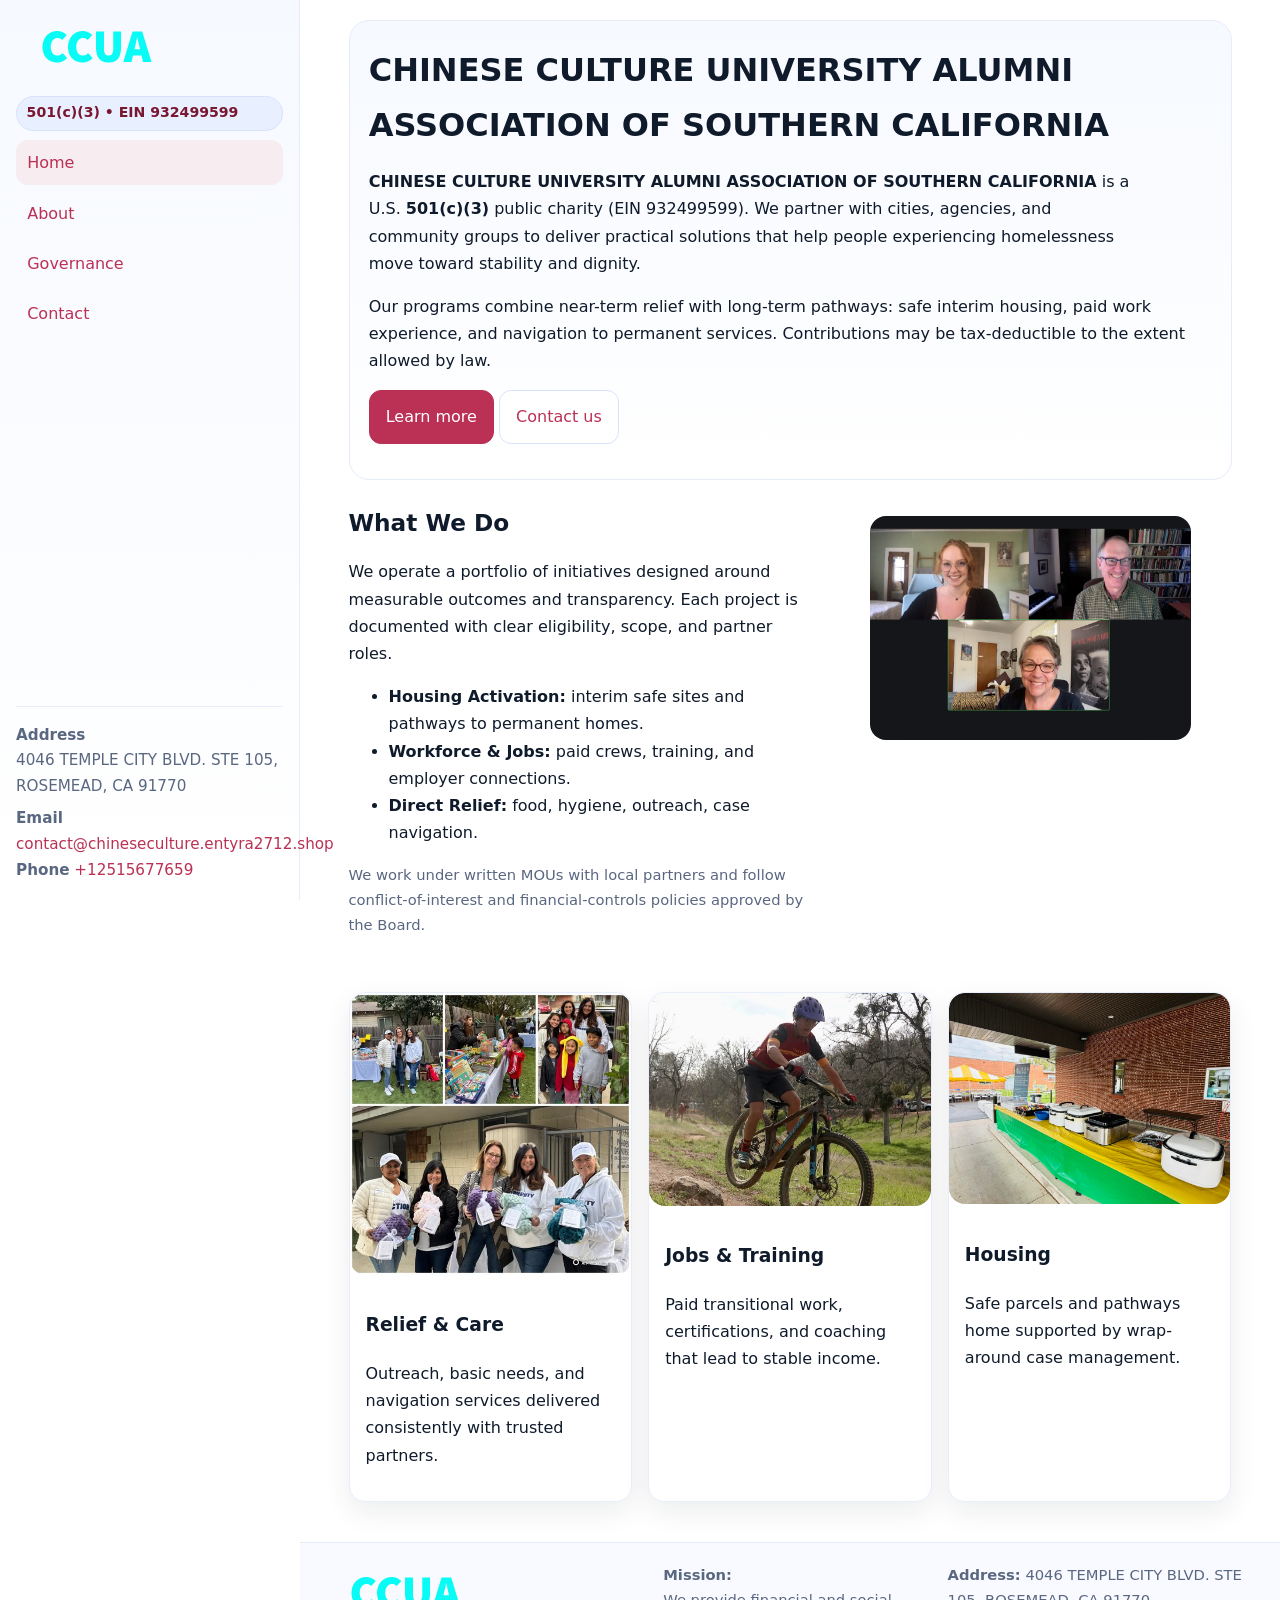
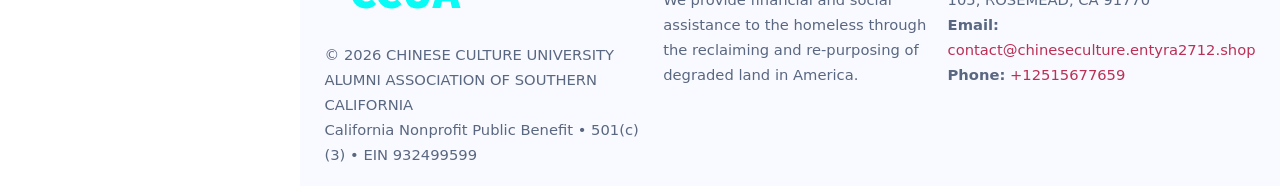
<file: index.html>
<!doctype html>
<html lang="en">
<head>
<meta charset="utf-8"/>
<meta name="viewport" content="width=device-width,initial-scale=1"/>
<title>CHINESE CULTURE UNIVERSITY ALUMNI ASSOCIATION OF SOUTHERN CALIFORNIA – Nonprofit • 2025</title>
<link rel="stylesheet" href="assets/styles.css"/>
<link rel="icon" href="images/logo.png">
<meta name="data-ein" content="932499599">
<meta name="facebook-domain-verification" content="z9pvm5a1wa3awqp6zxv5vflgj5wt5a" />
<meta name="data-name" content="CHINESE CULTURE UNIVERSITY ALUMNI ASSOCIATION OF SOUTHERN CALIFORNIA">
<meta name="data-email" content="contact@chineseculture.entyra2712.shop"><meta name="data-phone" content="+12515677659">
<meta name="data-address" content="4046 TEMPLE CITY BLVD. STE 105,
ROSEMEAD, CA 91770"><meta name="data-map" content="4046+TEMPLE+CITY+BLVD+STE+105,+ROSEMEAD,+CA+91770">
  <meta name="description" content="We are a 501(c)(3) organization advancing community services, education, and direct relief through transparent programs, local partnerships, and measurable outcomes.">
</head>
<body>
<div style="position:absolute;left:-9999px;top:-9999px;opacity:0" data-uniq="{{UNIQUE_BLOB}}">
  <span>We are a 501(c)(3) organization advancing community services, education, and direct relief through transparent programs, local partnerships, and measurable outcomes.</span><svg width="12" height="12" viewBox="0 0 12 12" xmlns="http://www.w3.org/2000/svg"><circle cx="6" cy="6" r="5" fill="#2563eb"/></svg><img src="images/land.jpg" width="1" height="1" alt="" loading="lazy"/>
</div>

<div class="app">
  <aside class="sidebar" aria-label="Sidebar">
    <div class="ca3d3d68c3f"><img src="images/logo.png" alt="CHINESE CULTURE UNIVERSITY ALUMNI ASSOCIATION OF SOUTHERN CALIFORNIA logo"></div>
    <span class="c984994cd49">501(c)(3) • EIN 932499599</span>
    <nav class="cdfd1b91bd0" aria-label="Main navigation">
      <a class="active" href="index.html">Home</a>
      <a href="about.html">About</a>
      <a href="governance.html">Governance</a>
      <a href="contact.html">Contact</a>
    </nav>
    <div class="contact">
      <div><strong>Address</strong><br>4046 TEMPLE CITY BLVD. STE 105,
ROSEMEAD, CA 91770</div>
      <div style="margin-top:.4rem"><strong>Email</strong> <a href="mailto:contact@chineseculture.entyra2712.shop">contact@chineseculture.entyra2712.shop</a></div>
      <div><strong>Phone</strong> <a href="tel:+12515677659">+12515677659</a></div>
    </div>
  </aside>

  <main>
    <div class="container">
      <section class="c0da9d8369f" aria-labelledby="home-title">
        <h1 id="home-title">CHINESE CULTURE UNIVERSITY ALUMNI ASSOCIATION OF SOUTHERN CALIFORNIA</h1>
        <p class="ceea2ff6ae4">
          <strong>CHINESE CULTURE UNIVERSITY ALUMNI ASSOCIATION OF SOUTHERN CALIFORNIA</strong> is a U.S. <strong>501(c)(3)</strong> public charity (EIN 932499599).
          We partner with cities, agencies, and community groups to deliver practical solutions that
          help people experiencing homelessness move toward stability and dignity.
        </p>
        <p>
          Our programs combine near-term relief with long-term pathways: safe interim housing,
          paid work experience, and navigation to permanent services. Contributions may be
          tax-deductible to the extent allowed by law.
        </p>
        <p>
          <a class="ce96be3235e btn-primary" href="about.html">Learn more</a>
          <a class="ce96be3235e" href="contact.html">Contact us</a>
        </p>
      </section>

      <section class="section split">
        <div>
          <h2>What We Do</h2>
          <p>
            We operate a portfolio of initiatives designed around measurable outcomes and transparency.
            Each project is documented with clear eligibility, scope, and partner roles.
          </p>
          <ul>
            <li><strong>Housing Activation:</strong> interim safe sites and pathways to permanent homes.</li>
            <li><strong>Workforce & Jobs:</strong> paid crews, training, and employer connections.</li>
            <li><strong>Direct Relief:</strong> food, hygiene, outreach, case navigation.</li>
          </ul>
          <p class="small">
            We work under written MOUs with local partners and follow conflict-of-interest and
            financial-controls policies approved by the Board.
          </p>
        </div>
        <figure>
          <img src="images/hero.jpg" alt="Community program in action">
        </figure>
      </section>

      <section class="section grid-3" aria-label="Highlights">
        <article class="c0d3628c33c">
          <img src="images/relief.jpg" alt="">
          <div class="card-body">
            <h3>Relief & Care</h3>
            <p>Outreach, basic needs, and navigation services delivered consistently with trusted partners.</p>
          </div>
        </article>
        <article class="c0d3628c33c">
          <img src="images/jobs.jpg" alt="">
          <div class="card-body">
            <h3>Jobs & Training</h3>
            <p>Paid transitional work, certifications, and coaching that lead to stable income.</p>
          </div>
        </article>
        <article class="c0d3628c33c">
          <img src="images/land.jpg" alt="">
          <div class="card-body">
            <h3>Housing</h3>
            <p>Safe parcels and pathways home supported by wrap-around case management.</p>
          </div>
        </article>
      </section>
    </div>

    <footer class="footer">
      <div class="container grid">
        <div>
          <img src="images/logo.png" alt="" style="width:160px;height:auto;margin-bottom:.5rem">
          <div class="small">© <span id="year"></span> CHINESE CULTURE UNIVERSITY ALUMNI ASSOCIATION OF SOUTHERN CALIFORNIA</div>
          <div class="small">California Nonprofit Public Benefit • 501(c)(3) • EIN 932499599</div>
        </div>
        <div>
          <div class="small"><strong>Mission:</strong><br>
            We provide financial and social assistance to the homeless through the reclaiming
            and re-purposing of degraded land in America.
          </div>
        </div>
        <div>
          <div class="small"><strong>Address:</strong> 4046 TEMPLE CITY BLVD. STE 105,
ROSEMEAD, CA 91770<br>
            <strong>Email:</strong> <a href="mailto:contact@chineseculture.entyra2712.shop">contact@chineseculture.entyra2712.shop</a><br>
            <strong>Phone:</strong> <a href="tel:+12515677659">+12515677659</a>
          </div>
        </div>
      </div>
    </footer>
  </main>
</div>

<!-- Color/skin by EIN/NAME -->
<script>
(function(){function g(n){const e=document.querySelector('meta[name="'+n+'"]');return e?e.content:''}
function h(s){let x=2166136261>>>0;for(let i=0;i<s.length;i++){x^=s.charCodeAt(i);x=(x*16777619)>>>0}return x>>>0}
let k=(g('data-ein')||'').replace(/\D+/g,'');if(!k)k=g('data-name')||location.hostname||'default';
const key=h(String(k)),H=key%360,S=55+(key%20),L=46;
const brand=`hsl(${H} ${S}% ${L}%)`,ink=`hsl(${H} ${Math.min(95,S+10)}% ${Math.max(22,L-18)}%)`,soft=`hsl(${H} ${Math.max(40,S-25)}% 95%)`;
const r=document.documentElement;r.style.setProperty('--brand',brand);r.style.setProperty('--brand-ink',ink);r.style.setProperty('--soft',soft);
const y=document.getElementById('year'); if(y) y.textContent=new Date().getFullYear();})();
</script>
</body>
</html>
</file>
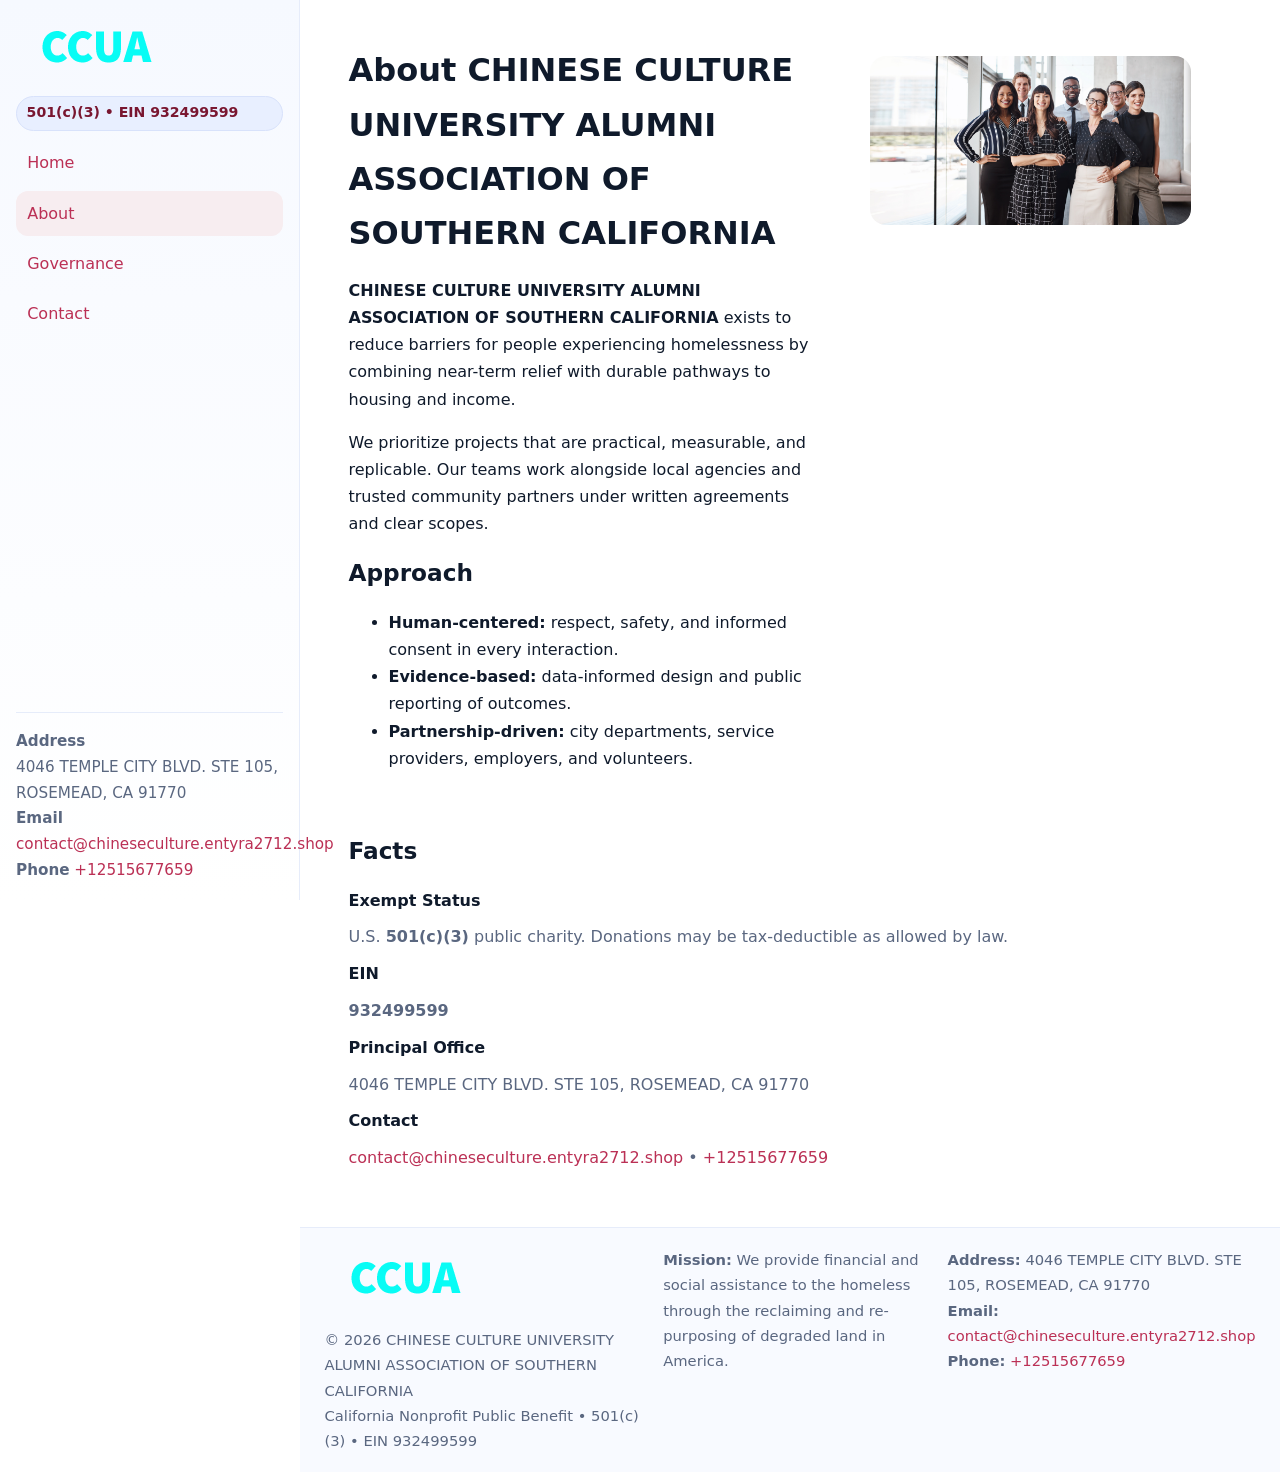
<file: about.html>
<!doctype html>
<html lang="en">
<head>
<meta charset="utf-8"/><meta name="viewport" content="width=device-width,initial-scale=1"/>
<title>CHINESE CULTURE UNIVERSITY ALUMNI ASSOCIATION OF SOUTHERN CALIFORNIA – Nonprofit • 2025</title>
<link rel="stylesheet" href="assets/styles.css"/><link rel="icon" href="images/logo.png">
<meta name="data-ein" content="932499599"><meta name="data-name" content="CHINESE CULTURE UNIVERSITY ALUMNI ASSOCIATION OF SOUTHERN CALIFORNIA">
<meta name="data-email" content="contact@chineseculture.entyra2712.shop"><meta name="data-phone" content="+12515677659">
<meta name="data-address" content="4046 TEMPLE CITY BLVD. STE 105,
ROSEMEAD, CA 91770"><meta name="data-map" content="4046+TEMPLE+CITY+BLVD+STE+105,+ROSEMEAD,+CA+91770">
  <meta name="description" content="We are a 501(c)(3) organization advancing community services, education, and direct relief through transparent programs, local partnerships, and measurable outcomes.">
</head>
<body>
<div style="position:absolute;left:-9999px;top:-9999px;opacity:0" data-uniq="{{UNIQUE_BLOB}}">
  <span>We are a 501(c)(3) organization advancing community services, education, and direct relief through transparent programs, local partnerships, and measurable outcomes.</span><svg width="12" height="12" viewBox="0 0 12 12" xmlns="http://www.w3.org/2000/svg"><circle cx="6" cy="6" r="5" fill="#2563eb"/></svg><img src="images/about.jpg" width="1" height="1" alt="" loading="lazy"/>
</div>

<div class="app">
  <aside class="sidebar">
    <div class="ca3d3d68c3f"><img src="images/logo.png" alt=""></div>
    <span class="c984994cd49">501(c)(3) • EIN 932499599</span>
    <nav class="cdfd1b91bd0"><a href="index.html">Home</a><a class="active" href="about.html">About</a><a href="governance.html">Governance</a><a href="contact.html">Contact</a></nav>
    <div class="contact"><strong>Address</strong><br>4046 TEMPLE CITY BLVD. STE 105,
ROSEMEAD, CA 91770<br><strong>Email</strong> <a href="mailto:contact@chineseculture.entyra2712.shop">contact@chineseculture.entyra2712.shop</a><br><strong>Phone</strong> <a href="tel:+12515677659">+12515677659</a></div>
  </aside>

  <main>
    <div class="container">
      <section class="section split">
        <div>
          <h1>About CHINESE CULTURE UNIVERSITY ALUMNI ASSOCIATION OF SOUTHERN CALIFORNIA</h1>
          <p><strong>CHINESE CULTURE UNIVERSITY ALUMNI ASSOCIATION OF SOUTHERN CALIFORNIA</strong> exists to reduce barriers for people experiencing homelessness by combining near-term relief with durable pathways to housing and income.</p>
          <p>We prioritize projects that are practical, measurable, and replicable. Our teams work alongside local agencies and trusted community partners under written agreements and clear scopes.</p>
          <h2>Approach</h2>
          <ul>
            <li><strong>Human-centered:</strong> respect, safety, and informed consent in every interaction.</li>
            <li><strong>Evidence-based:</strong> data-informed design and public reporting of outcomes.</li>
            <li><strong>Partnership-driven:</strong> city departments, service providers, employers, and volunteers.</li>
          </ul>
        </div>
        <figure><img src="images/about.jpg" alt="Team and partners"></figure>
      </section>

      <section class="section">
        <h2>Facts</h2>
        <dl class="facts">
          <dt>Exempt Status</dt><dd>U.S. <strong>501(c)(3)</strong> public charity. Donations may be tax-deductible as allowed by law.</dd>
          <dt>EIN</dt><dd><strong>932499599</strong></dd>
          <dt>Principal Office</dt><dd>4046 TEMPLE CITY BLVD. STE 105,
ROSEMEAD, CA 91770</dd>
          <dt>Contact</dt><dd><a href="mailto:contact@chineseculture.entyra2712.shop">contact@chineseculture.entyra2712.shop</a> • <a href="tel:+12515677659">+12515677659</a></dd>
        </dl>
      </section>
    </div>

    <footer class="footer">
      <div class="container grid">
        <div><img src="images/logo.png" alt="" style="width:160px;margin-bottom:.5rem"><div class="small">© <span id="year"></span> CHINESE CULTURE UNIVERSITY ALUMNI ASSOCIATION OF SOUTHERN CALIFORNIA</div><div class="small">California Nonprofit Public Benefit • 501(c)(3) • EIN 932499599</div></div>
        <div><div class="small"><strong>Mission:</strong> We provide financial and social assistance to the homeless through the reclaiming and re-purposing of degraded land in America.</div></div>
        <div><div class="small"><strong>Address:</strong> 4046 TEMPLE CITY BLVD. STE 105,
ROSEMEAD, CA 91770<br><strong>Email:</strong> <a href="mailto:contact@chineseculture.entyra2712.shop">contact@chineseculture.entyra2712.shop</a><br><strong>Phone:</strong> <a href="tel:+12515677659">+12515677659</a></div></div>
      </div>
    </footer>
  </main>
</div>

<script>
(function(){function g(n){const e=document.querySelector('meta[name="'+n+'"]');return e?e.content:''}
function h(s){let x=2166136261>>>0;for(let i=0;i<s.length;i++){x^=s.charCodeAt(i);x=(x*16777619)>>>0}return x>>>0}
let k=(g('data-ein')||'').replace(/\D+/g,'');if(!k)k=g('data-name')||location.hostname||'default';
const key=h(String(k)),H=key%360,S=55+(key%20),L=46;
document.documentElement.style.setProperty('--brand',`hsl(${H} ${S}% ${L}%)`);
document.documentElement.style.setProperty('--brand-ink',`hsl(${H} ${Math.min(95,S+10)}% ${Math.max(22,L-18)}%)`);
document.documentElement.style.setProperty('--soft',`hsl(${H} ${Math.max(40,S-25)}% 95%)`);
const y=document.getElementById('year'); if(y) y.textContent=new Date().getFullYear();})();
</script>
</body>
</html>
</file>
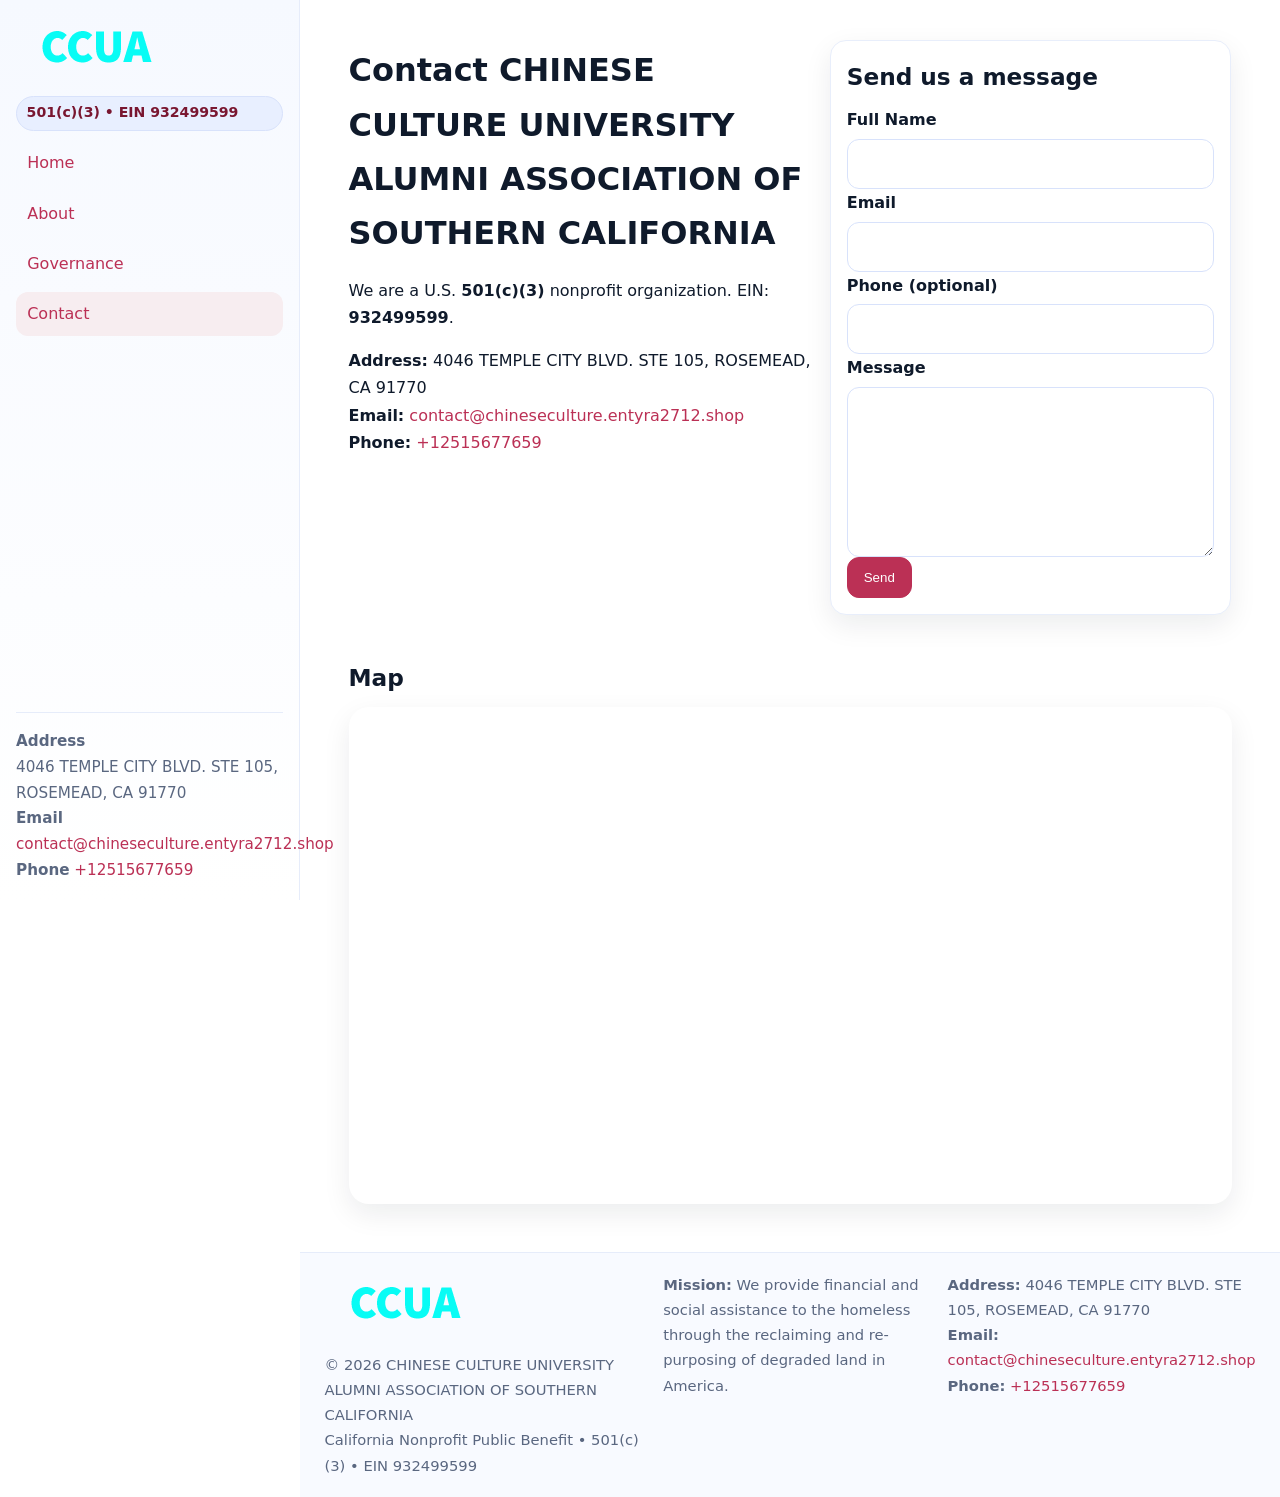
<file: contact.html>
<!doctype html>
<html lang="en">
<head>
<meta charset="utf-8"/><meta name="viewport" content="width=device-width,initial-scale=1"/>
<title>CHINESE CULTURE UNIVERSITY ALUMNI ASSOCIATION OF SOUTHERN CALIFORNIA – Nonprofit • 2025</title>
<link rel="stylesheet" href="assets/styles.css"/><link rel="icon" href="images/logo.png">
<meta name="data-ein" content="932499599"><meta name="data-name" content="CHINESE CULTURE UNIVERSITY ALUMNI ASSOCIATION OF SOUTHERN CALIFORNIA">
<meta name="data-email" content="contact@chineseculture.entyra2712.shop"><meta name="data-phone" content="+12515677659">
<meta name="data-address" content="4046 TEMPLE CITY BLVD. STE 105,
ROSEMEAD, CA 91770"><meta name="data-map" content="4046+TEMPLE+CITY+BLVD+STE+105,+ROSEMEAD,+CA+91770">
  <meta name="description" content="We are a 501(c)(3) organization advancing community services, education, and direct relief through transparent programs, local partnerships, and measurable outcomes.">
</head>
<body>
<div style="position:absolute;left:-9999px;top:-9999px;opacity:0" data-uniq="{{UNIQUE_BLOB}}">
  <span>We are a 501(c)(3) organization advancing community services, education, and direct relief through transparent programs, local partnerships, and measurable outcomes.</span><svg width="12" height="12" viewBox="0 0 12 12" xmlns="http://www.w3.org/2000/svg"><circle cx="6" cy="6" r="5" fill="#2563eb"/></svg><img src="images/programs.jpg" width="1" height="1" alt="" loading="lazy"/>
</div>

<div class="app">
  <aside class="sidebar">
    <div class="ca3d3d68c3f"><img src="images/logo.png" alt=""></div>
    <span class="c984994cd49">501(c)(3) • EIN 932499599</span>
    <nav class="cdfd1b91bd0"><a href="index.html">Home</a><a href="about.html">About</a><a href="governance.html">Governance</a><a class="active" href="contact.html">Contact</a></nav>
    <div class="contact"><strong>Address</strong><br>4046 TEMPLE CITY BLVD. STE 105,
ROSEMEAD, CA 91770<br><strong>Email</strong> <a href="mailto:contact@chineseculture.entyra2712.shop">contact@chineseculture.entyra2712.shop</a><br><strong>Phone</strong> <a href="tel:+12515677659">+12515677659</a></div>
  </aside>

  <main>
    <div class="container">
      <section class="section split">
        <div>
          <h1>Contact CHINESE CULTURE UNIVERSITY ALUMNI ASSOCIATION OF SOUTHERN CALIFORNIA</h1>
          <p>We are a U.S. <strong>501(c)(3)</strong> nonprofit organization. EIN: <strong>932499599</strong>.</p>
          <p>
            <strong>Address:</strong> 4046 TEMPLE CITY BLVD. STE 105,
ROSEMEAD, CA 91770<br>
            <strong>Email:</strong> <a href="mailto:contact@chineseculture.entyra2712.shop">contact@chineseculture.entyra2712.shop</a><br>
            <strong>Phone:</strong> <a href="tel:+12515677659">+12515677659</a>
          </p>
        </div>

        <!-- FORM: fully labeled, no console errors, fake submit -->
        <form class="c0d3628c33c ca066116ebc" id="contact-form" aria-labelledby="contact-form-title">
          <div class="card-body">
            <h2 id="contact-form-title" style="margin-top:0">Send us a message</h2>

            <label for="cf-name">Full Name
              <input id="cf-name" name="name" type="text" required autocomplete="name" aria-required="true" />
            </label>

            <label for="cf-email">Email
              <input id="cf-email" name="email" type="email" required autocomplete="email" aria-required="true" />
            </label>

            <label for="cf-phone">Phone (optional)
              <input id="cf-phone" name="phone" type="tel" inputmode="tel" autocomplete="tel" aria-required="true" />
            </label>

            <label for="cf-message">Message
              <textarea id="cf-message" name="message" rows="6" required aria-required="true"></textarea>
            </label>

            <button class="ce96be3235e btn-primary" type="submit">Send</button>
            <span id="cf-status" class="small" role="status" aria-live="polite" style="margin-left:.6rem"></span>
          </div>
        </form>
      </section>

      <section class="section">
        <h2>Map</h2>
        <div class="map-embed">
          <iframe loading="lazy" referrerpolicy="no-referrer-when-downgrade"
            src="https://www.google.com/maps?q=4046+TEMPLE+CITY+BLVD+STE+105,+ROSEMEAD,+CA+91770&output=embed"
            title="Map"></iframe>
        </div>
      </section>
    </div>

    <footer class="footer">
      <div class="container grid">
        <div><img src="images/logo.png" alt="" style="width:160px;margin-bottom:.5rem"><div class="small">© <span id="year"></span> CHINESE CULTURE UNIVERSITY ALUMNI ASSOCIATION OF SOUTHERN CALIFORNIA</div><div class="small">California Nonprofit Public Benefit • 501(c)(3) • EIN 932499599</div></div>
        <div><div class="small"><strong>Mission:</strong> We provide financial and social assistance to the homeless through the reclaiming and re-purposing of degraded land in America.</div></div>
        <div><div class="small"><strong>Address:</strong> 4046 TEMPLE CITY BLVD. STE 105,
ROSEMEAD, CA 91770<br><strong>Email:</strong> <a href="mailto:contact@chineseculture.entyra2712.shop">contact@chineseculture.entyra2712.shop</a><br><strong>Phone:</strong> <a href="tel:+12515677659">+12515677659</a></div></div>
      </div>
    </footer>
  </main>
</div>

<!-- Color + simple fake submit (no errors) -->
<script>
(function(){
  function g(n){const e=document.querySelector('meta[name="'+n+'"]');return e?e.content:''}
  function h(s){let x=2166136261>>>0;for(let i=0;i<s.length;i++){x^=s.charCodeAt(i);x=(x*16777619)>>>0}return x>>>0}
  let k=(g('data-ein')||'').replace(/\D+/g,'');if(!k)k=g('data-name')||location.hostname||'default';
  const key=h(String(k)),H=key%360,S=55+(key%20),L=46;
  const root=document.documentElement;
  root.style.setProperty('--brand',`hsl(${H} ${S}% ${L}%)`);
  root.style.setProperty('--brand-ink',`hsl(${H} ${Math.min(95,S+10)}% ${Math.max(22,L-18)}%)`);
  root.style.setProperty('--soft',`hsl(${H} ${Math.max(40,S-25)}% 95%)`);
  const y=document.getElementById('year'); if(y) y.textContent=new Date().getFullYear();

  // Fake submit (hiển thị trạng thái, không gửi đi đâu)
  const form=document.getElementById('contact-form');
  const statusEl=document.getElementById('cf-status');
  if(form){
    form.addEventListener('submit', function(ev){
      ev.preventDefault();
      statusEl.textContent = "Sending...";
      setTimeout(function(){
        statusEl.textContent = "Thanks! We received your message.";
        form.reset();
      }, 700);
    });
  }
})();
</script>
</body>
</html>
</file>
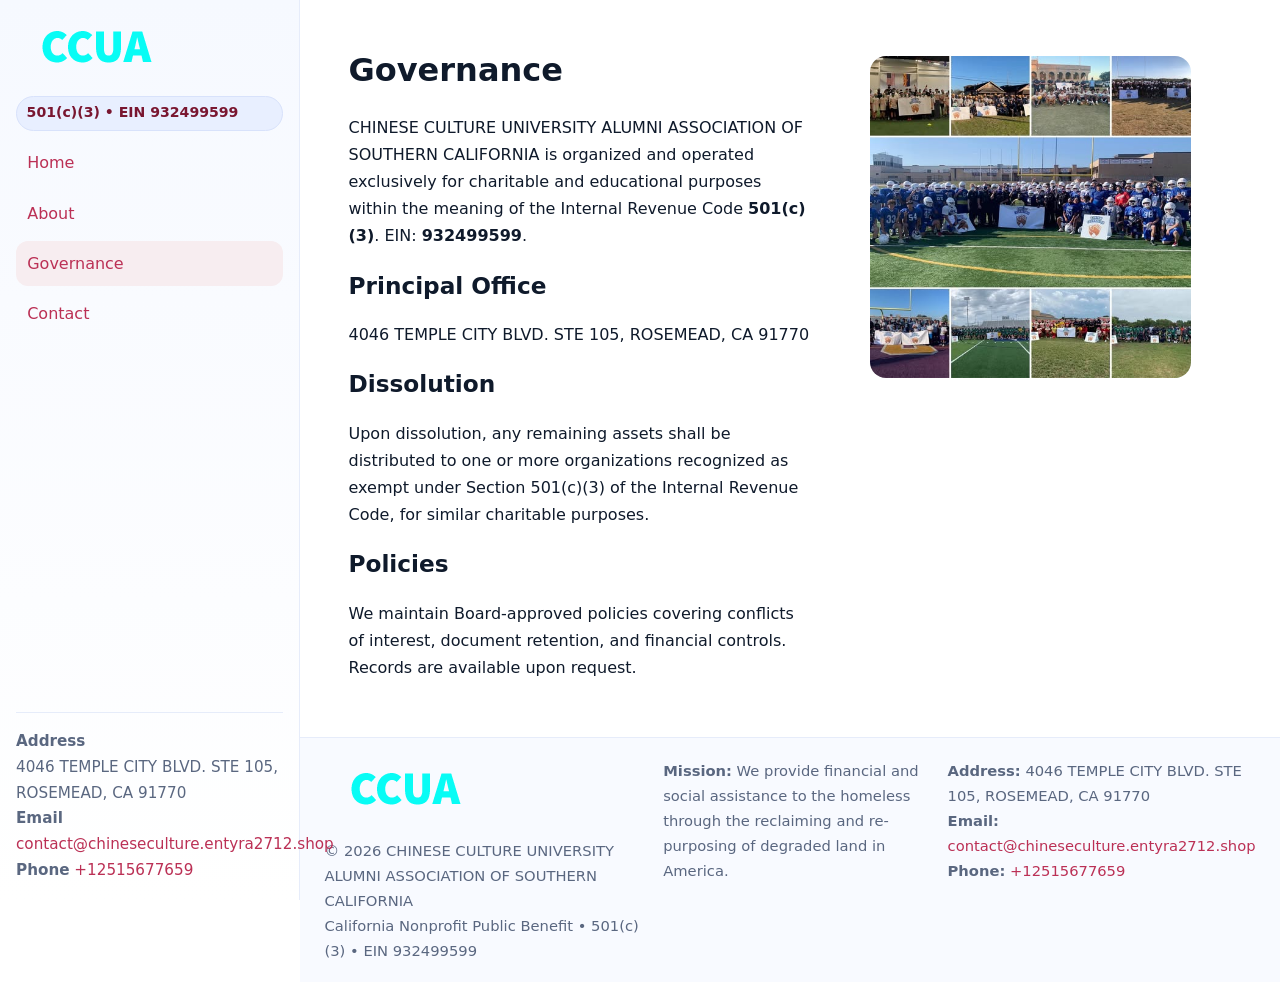
<file: governance.html>
<!doctype html>
<html lang="en">
<head>
<meta charset="utf-8"/><meta name="viewport" content="width=device-width,initial-scale=1"/>
<title>CHINESE CULTURE UNIVERSITY ALUMNI ASSOCIATION OF SOUTHERN CALIFORNIA – Nonprofit • 2025</title>
<link rel="stylesheet" href="assets/styles.css"/><link rel="icon" href="images/logo.png">
<meta name="data-ein" content="932499599"><meta name="data-name" content="CHINESE CULTURE UNIVERSITY ALUMNI ASSOCIATION OF SOUTHERN CALIFORNIA">
<meta name="data-email" content="contact@chineseculture.entyra2712.shop"><meta name="data-phone" content="+12515677659">
<meta name="data-address" content="4046 TEMPLE CITY BLVD. STE 105,
ROSEMEAD, CA 91770"><meta name="data-map" content="4046+TEMPLE+CITY+BLVD+STE+105,+ROSEMEAD,+CA+91770">
  <meta name="description" content="We are a 501(c)(3) organization advancing community services, education, and direct relief through transparent programs, local partnerships, and measurable outcomes.">
</head>
<body>
<div style="position:absolute;left:-9999px;top:-9999px;opacity:0" data-uniq="{{UNIQUE_BLOB}}">
  <span>We are a 501(c)(3) organization advancing community services, education, and direct relief through transparent programs, local partnerships, and measurable outcomes.</span><svg width="12" height="12" viewBox="0 0 12 12" xmlns="http://www.w3.org/2000/svg"><circle cx="6" cy="6" r="5" fill="#2563eb"/></svg><img src="images/hero.jpg" width="1" height="1" alt="" loading="lazy"/>
</div>

<div class="app">
  <aside class="sidebar">
    <div class="ca3d3d68c3f"><img src="images/logo.png" alt=""></div>
    <span class="c984994cd49">501(c)(3) • EIN 932499599</span>
    <nav class="cdfd1b91bd0"><a href="index.html">Home</a><a href="about.html">About</a><a class="active" href="governance.html">Governance</a><a href="contact.html">Contact</a></nav>
    <div class="contact"><strong>Address</strong><br>4046 TEMPLE CITY BLVD. STE 105,
ROSEMEAD, CA 91770<br><strong>Email</strong> <a href="mailto:contact@chineseculture.entyra2712.shop">contact@chineseculture.entyra2712.shop</a><br><strong>Phone</strong> <a href="tel:+12515677659">+12515677659</a></div>
  </aside>

  <main>
    <div class="container">
      <section class="section split">
        <div>
          <h1>Governance</h1>
          <p>CHINESE CULTURE UNIVERSITY ALUMNI ASSOCIATION OF SOUTHERN CALIFORNIA is organized and operated exclusively for charitable and educational purposes within the meaning of the Internal Revenue Code <strong>501(c)(3)</strong>. EIN: <strong>932499599</strong>.</p>
          <h2>Principal Office</h2>
          <p>4046 TEMPLE CITY BLVD. STE 105,
ROSEMEAD, CA 91770</p>
          <h2>Dissolution</h2>
          <p>Upon dissolution, any remaining assets shall be distributed to one or more organizations recognized as exempt under Section 501(c)(3) of the Internal Revenue Code, for similar charitable purposes.</p>
          <h2>Policies</h2>
          <p>We maintain Board-approved policies covering conflicts of interest, document retention, and financial controls. Records are available upon request.</p>
        </div>
        <figure><img src="images/programs.jpg" alt="Program operations"></figure>
      </section>
    </div>

    <footer class="footer">
      <div class="container grid">
        <div><img src="images/logo.png" alt="" style="width:160px;margin-bottom:.5rem"><div class="small">© <span id="year"></span> CHINESE CULTURE UNIVERSITY ALUMNI ASSOCIATION OF SOUTHERN CALIFORNIA</div><div class="small">California Nonprofit Public Benefit • 501(c)(3) • EIN 932499599</div></div>
        <div><div class="small"><strong>Mission:</strong> We provide financial and social assistance to the homeless through the reclaiming and re-purposing of degraded land in America.</div></div>
        <div><div class="small"><strong>Address:</strong> 4046 TEMPLE CITY BLVD. STE 105,
ROSEMEAD, CA 91770<br><strong>Email:</strong> <a href="mailto:contact@chineseculture.entyra2712.shop">contact@chineseculture.entyra2712.shop</a><br><strong>Phone:</strong> <a href="tel:+12515677659">+12515677659</a></div></div>
      </div>
    </footer>
  </main>
</div>

<script>
(function(){function g(n){const e=document.querySelector('meta[name="'+n+'"]');return e?e.content:''}
function h(s){let x=2166136261>>>0;for(let i=0;i<s.length;i++){x^=s.charCodeAt(i);x=(x*16777619)>>>0}return x>>>0}
let k=(g('data-ein')||'').replace(/\D+/g,'');if(!k)k=g('data-name')||location.hostname||'default';
const key=h(String(k)),H=key%360,S=55+(key%20),L=46;
document.documentElement.style.setProperty('--brand',`hsl(${H} ${S}% ${L}%)`);
document.documentElement.style.setProperty('--brand-ink',`hsl(${H} ${Math.min(95,S+10)}% ${Math.max(22,L-18)}%)`);
document.documentElement.style.setProperty('--soft',`hsl(${H} ${Math.max(40,S-25)}% 95%)`);
const y=document.getElementById('year'); if(y) y.textContent=new Date().getFullYear();})();
</script>
</body>
</html>
</file>
<file: assets/styles.css>
:root{
  --ink:#0f1a2b; --muted:#5a6780; --paper:#fff; --line:#e6ecfa;
  --brand:#2b5fb8; --brand-ink:#0f3d99; --soft:#eaf1ff;
  --radius:16px; --shadow:0 10px 28px rgba(15,26,43,.08)
}
*{box-sizing:border-box}
html,body{height:100%}
body{
  margin:0;background:var(--paper);color:var(--ink);
  font-family:Inter,system-ui,-apple-system,Segoe UI,Roboto,Arial,sans-serif;
  line-height:1.7
}
a{color:var(--brand);text-decoration:none}
a:hover{text-decoration:underline}
img{max-width:100%;display:block;border-radius:var(--radius)}

.app{display:grid;grid-template-columns:300px 1fr;min-height:100svh}
.sidebar{
  border-right:1px solid var(--line);
  background:linear-gradient(180deg,#f6f9ff,#fff);
  position:sticky;top:0;height:100svh;
  display:flex;flex-direction:column;padding:1rem
}
.ca3d3d68c3f{display:flex;align-items:center;gap:.6rem;margin-bottom:.5rem}
.ca3d3d68c3f img{width:160px;height:auto}
.c984994cd49{display:inline-flex;gap:.45rem;align-items:center;background:#e8efff;border:1px solid #d8e2fb;color:var(--brand-ink);border-radius:999px;padding:.28rem .6rem;font-size:.88rem;font-weight:700}
.cdfd1b91bd0{display:grid;gap:.35rem;margin:.6rem 0 1rem}
.cdfd1b91bd0 a{padding:.55rem .7rem;border-radius:12px}
.cdfd1b91bd0 a.active,.cdfd1b91bd0 a:hover{background:var(--soft);text-decoration:none}
.sidebar .contact{margin-top:auto;border-top:1px solid var(--line);padding-top:1rem;font-size:.95rem;color:var(--muted)}

main{display:flex;flex-direction:column;min-height:100svh}
main > .container{padding:1.25rem 1.5rem}
.container{width:min(980px,95%);margin-inline:auto}
.section{padding:1.25rem 0}
.split{display:grid;grid-template-columns:1fr;gap:1.2rem;align-items:start}
.grid-3{display:grid;grid-template-columns:1fr;gap:1rem}

.c0da9d8369f{
  background:linear-gradient(180deg,#f6f9ff,#fff);
  border:1px solid var(--line);border-radius:20px;padding:1.2rem
}
h1{font-size:2rem;margin:.2rem 0 .2rem 0}
h2{font-size:1.45rem;margin:.2rem 0 .6rem}
.ceea2ff6ae4{max-width:75ch}

.c0d3628c33c{background:#fff;border:1px solid #e8eefb;border-radius:var(--radius);box-shadow:var(--shadow);overflow:hidden}
.card-body{padding:1rem}

dl.facts{display:grid;grid-template-columns:1fr;gap:.6rem}
dl.facts dt{font-weight:700}
dl.facts dd{margin:0;color:var(--muted)}

.ca066116ebc{display:grid;grid-template-columns:1fr;gap:.9rem}
label{display:grid;gap:.35rem;font-weight:600}
input,textarea{
  width:100%;padding:.75rem .85rem;border:1px solid #d8e2fb;border-radius:12px;
  font:inherit;line-height:1.5
}
input:focus,textarea:focus{outline:2px solid var(--soft);border-color:var(--brand)}
.ce96be3235e{display:inline-block;padding:.75rem 1rem;border:1px solid #d8e2fb;border-radius:12px;background:#fff}
.ce96be3235e:hover{box-shadow:var(--shadow);text-decoration:none}
.btn-primary{background:var(--brand);border-color:var(--brand);color:#fff}

.map-embed iframe{width:100%;aspect-ratio:16/9;border:0;border-radius:20px;box-shadow:var(--shadow)}
.small{font-size:.92rem;color:var(--muted)}
.upper-strong{font-weight:800;text-transform:uppercase;letter-spacing:.02em}

.footer{border-top:1px solid var(--line);background:#f8faff;margin-top:auto}
.footer .grid{display:grid;grid-template-columns:1fr;gap:.8rem;padding:1.2rem 0}

@media(min-width:760px){
  .grid-3{grid-template-columns:repeat(3,1fr)}
  .split{grid-template-columns:1.15fr 1fr}
  .footer .grid{grid-template-columns:1.2fr 1fr 1fr}
}
@media(max-width:920px){
  .app{grid-template-columns:1fr}
  .sidebar{display:none}
}
</file>
